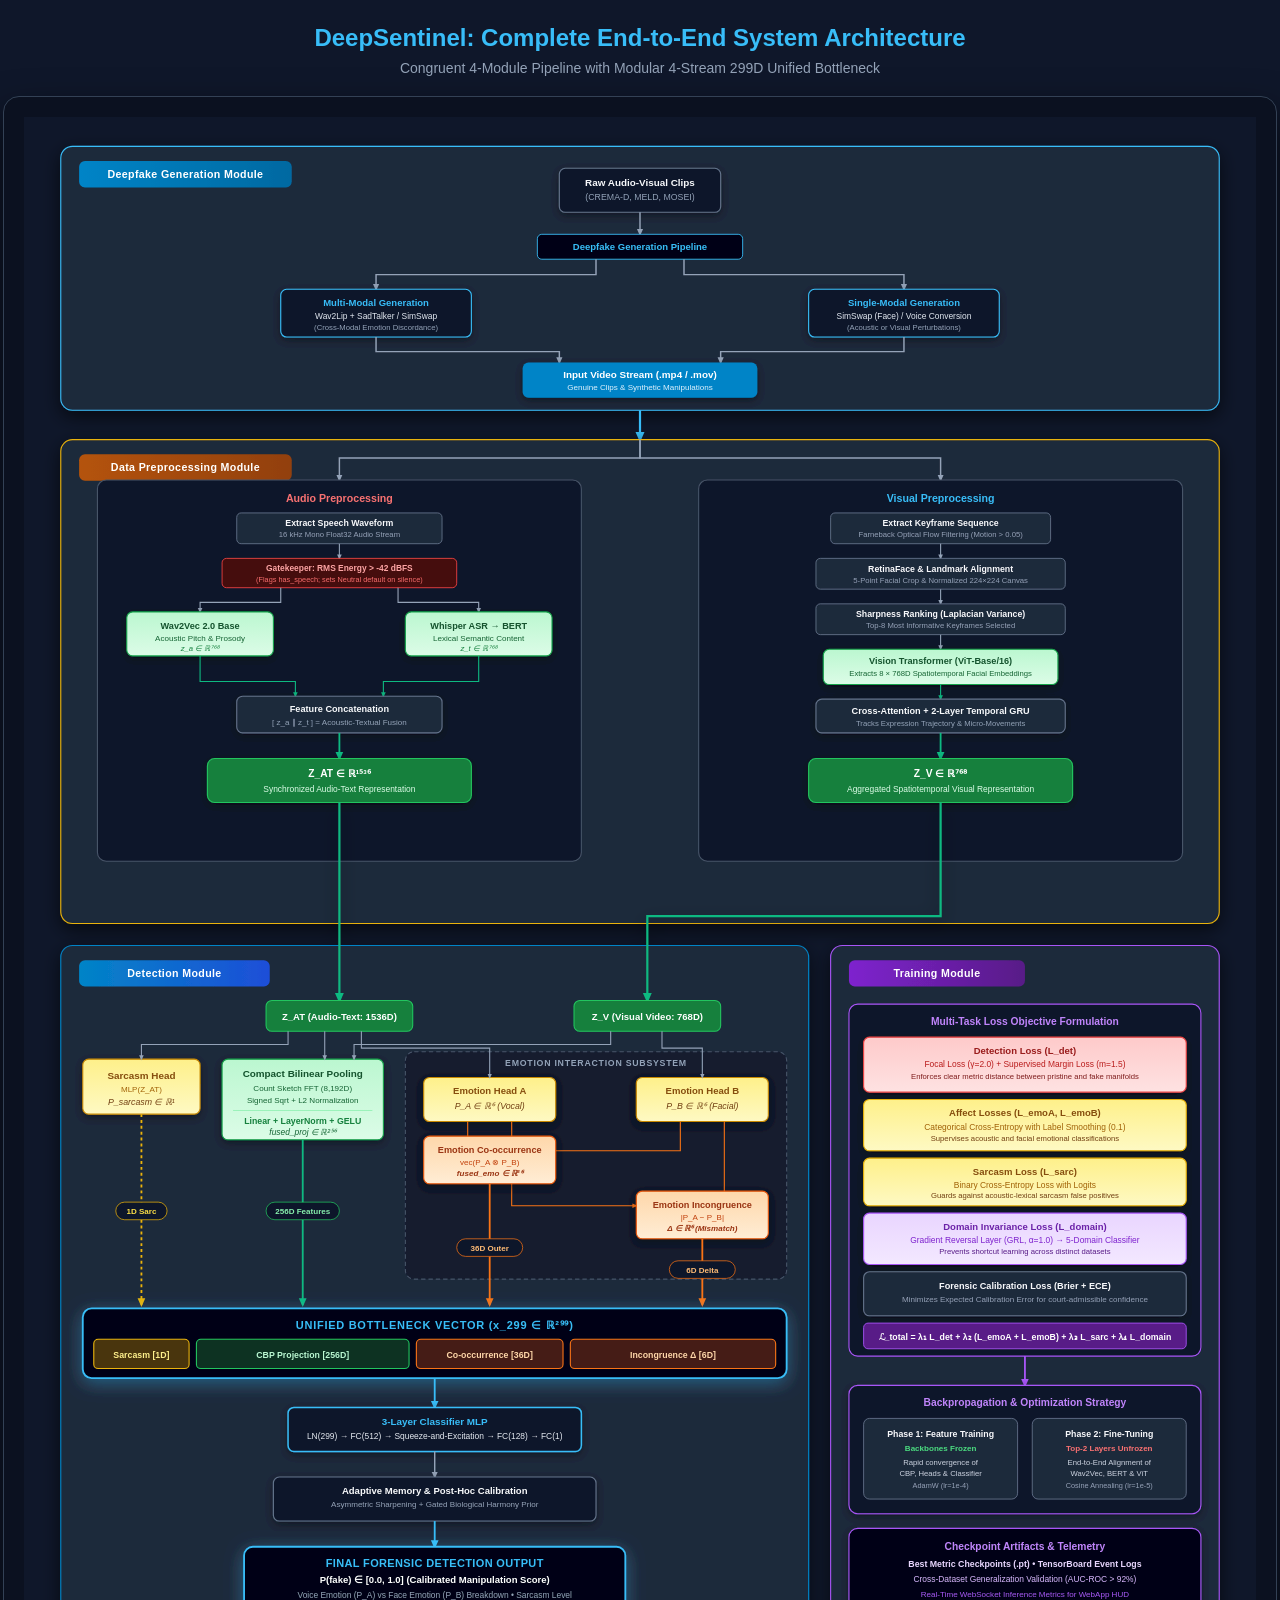
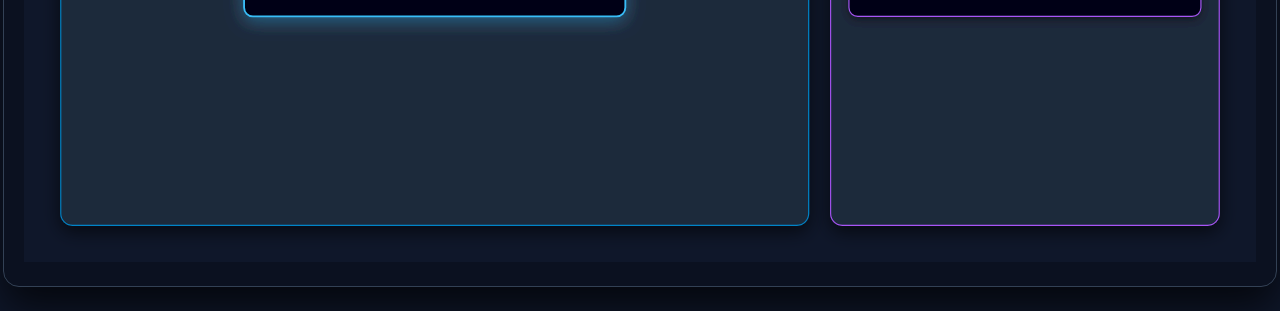
<file: docs/preview_architecture.html>
<!DOCTYPE html>
<html lang="en">
<head>
  <meta charset="UTF-8">
  <meta name="viewport" content="width=device-width, initial-scale=1.0">
  <title>DeepSentinel — Complete System Architecture Diagram</title>
  <style>
    body {
      margin: 0;
      padding: 24px;
      background-color: #0f172a;
      display: flex;
      flex-direction: column;
      align-items: center;
      font-family: -apple-system, BlinkMacSystemFont, 'Segoe UI', Roboto, sans-serif;
      color: #f8fafc;
    }
    .header {
      text-align: center;
      margin-bottom: 20px;
    }
    .header h1 {
      margin: 0 0 8px 0;
      font-size: 24px;
      color: #38bdf8;
    }
    .header p {
      margin: 0;
      font-size: 14px;
      color: #94a3b8;
    }
    .diagram-container {
      max-width: 1400px;
      width: 100%;
      background-color: #0b1120;
      border: 1px solid #334155;
      border-radius: 16px;
      padding: 20px;
      box-shadow: 0 20px 40px rgba(0,0,0,0.7);
    }
    svg {
      width: 100%;
      height: auto;
      display: block;
    }
  </style>
</head>
<body>
  <div class="header">
    <h1>DeepSentinel: Complete End-to-End System Architecture</h1>
    <p>Congruent 4-Module Pipeline with Modular 4-Stream 299D Unified Bottleneck</p>
  </div>
  <div class="diagram-container">
    <object type="image/svg+xml" data="complete_system_architecture.svg" style="width: 100%; height: auto;"></object>
  </div>
</body>
</html>
</file>
